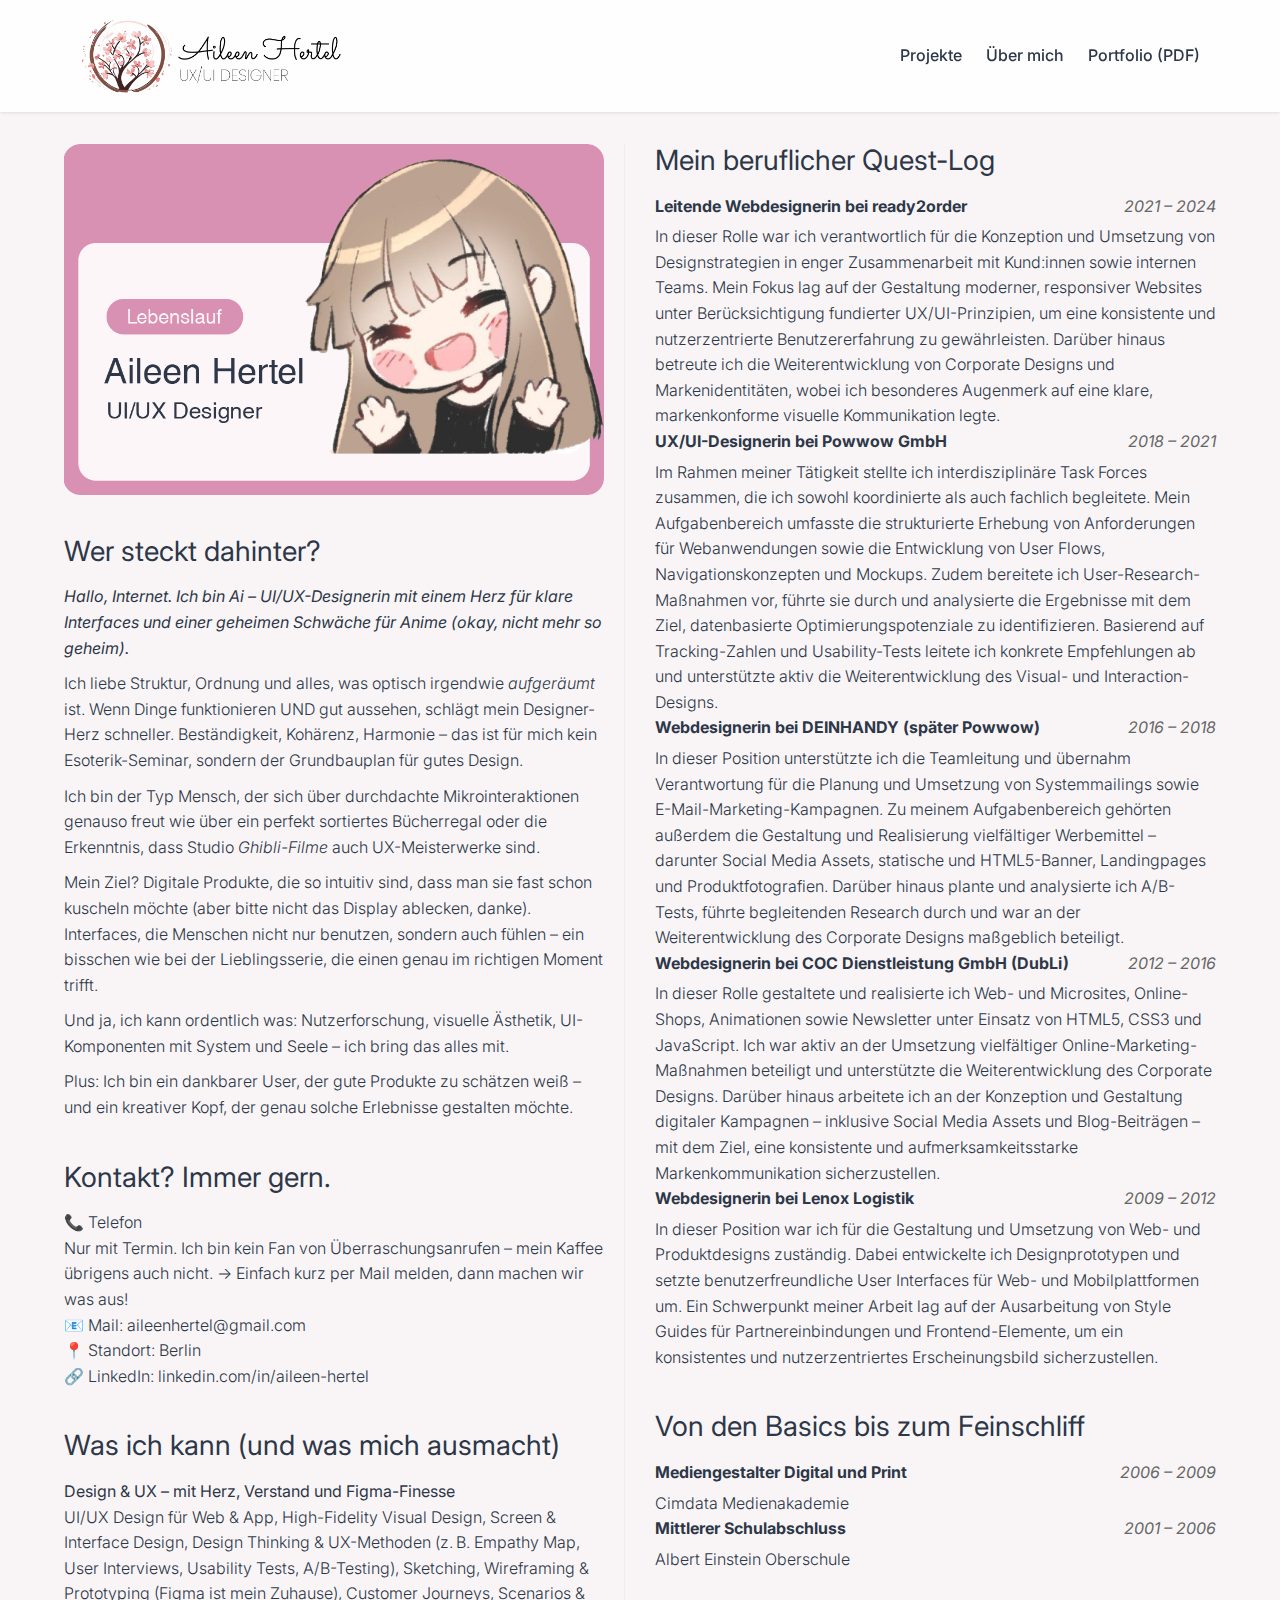
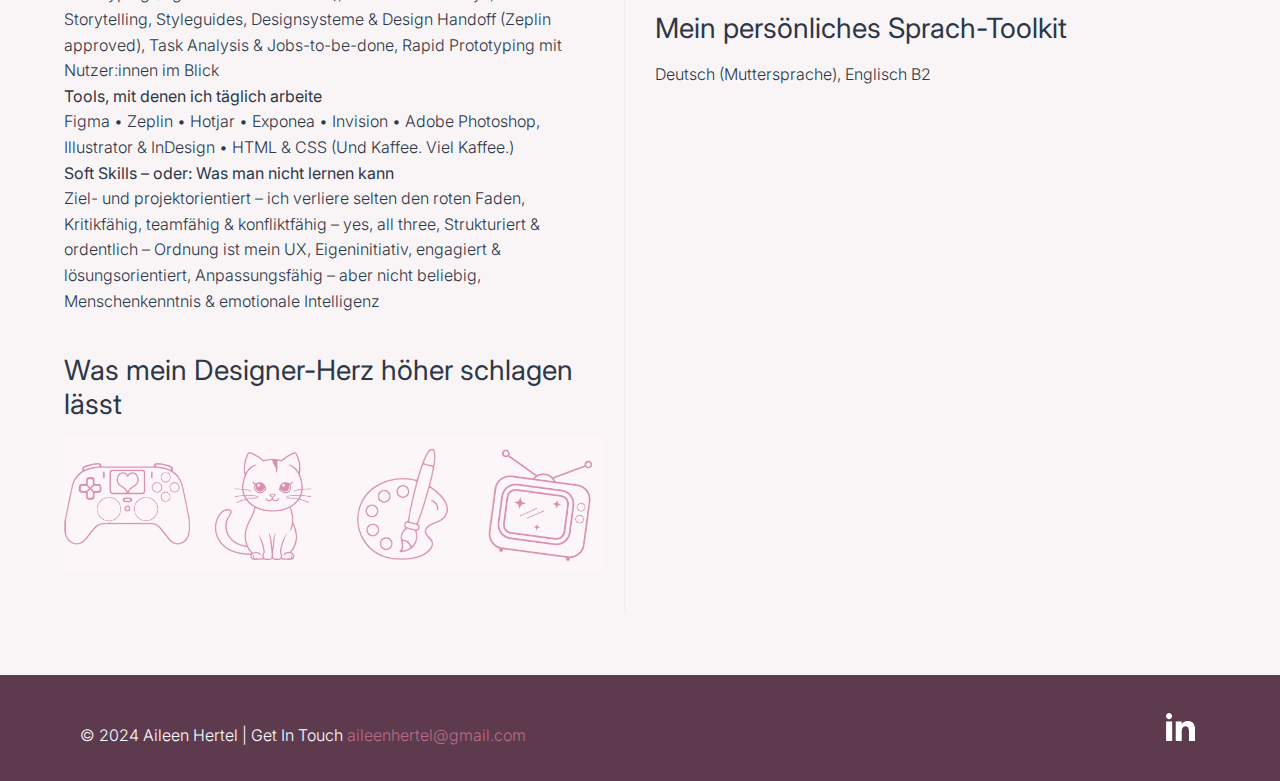
<file: resume.html>
<!DOCTYPE html>
<html lang="de">
    <head>
        <meta charset="UTF-8">
        <meta name="viewport" content="width=device-width, initial-scale=1.0">
        <meta name="robots" content="noindex, nofollow">
        <meta name="description" content="Portfolio von Aileen Hertel, UI/UX Designerin. Spezialisiert auf intuitive digitale Erlebnisse mit Fokus auf Nutzerfreundlichkeit.">
        <title>Aileen Hertel – Lebenslauf</title>
        
        <!-- Preload wichtige Ressourcen -->
        <link rel="preload" href="styles/main.css" as="style">
        <link rel="preload" href="https://fonts.googleapis.com/css2?family=Inter:wght@300;400;500;700&display=swap" as="style">
        
        <!-- CSS -->
        <link rel="stylesheet" href="styles/main.css">
        
        <!-- Fonts -->
        <link rel="preconnect" href="https://fonts.googleapis.com">
        <link rel="preconnect" href="https://fonts.gstatic.com" crossorigin>
        <link href="https://fonts.googleapis.com/css2?family=Inter:wght@300;400;500;700&display=swap" rel="stylesheet">
        
        <!-- Favicon -->
        <link rel="icon" href="assets/fav-ah-logo.png" type="image/png">
    </head>
<body>
    <header class="main-header">
        <nav aria-label="Hauptnavigation">
            <div class="nav-container">
                <a href="/" class="logo">
                    <img src="assets/ah-logo.png" alt="Aileen Hertel Logo - Zur Startseite" width="100" height="40">
                </a>
                <button class="mobile-menu-toggle" aria-expanded="false" aria-label="Menü öffnen/schließen">
                    <span class="toggle-line"></span>
                    <span class="toggle-line"></span>
                    <span class="toggle-line"></span>
                </button>
                <ul class="nav-links">
                    <li><a href="index.html#projects" class="nav-link">Projekte</a></li>
                    <li><a href="resume.html" class="nav-link">Über mich</a></li>
                    <li><a href="index.html#contact" class="nav-link">Portfolio (PDF)</a></li>
                </ul>
            </div>
        </nav>
    </header>
    
    <main>
        <section class="resume-grid">
          <!-- Linke Spalte -->
          <div class="left-column">
            <section id="Image">
                <article>
                    <img src="assets/resume-image.png">
                </article>
              </section>

            <section id="about-me">
              <article>
                <h3>Wer steckt dahinter?</h3>
                <p><em><strong>Hallo, Internet. Ich bin Ai – UI/UX-Designerin mit einem Herz für klare Interfaces und einer geheimen Schwäche für Anime (okay, nicht mehr so geheim).</strong></em></p>
                <p>Ich liebe Struktur, Ordnung und alles, was optisch irgendwie <em>aufgeräumt</em> ist. Wenn Dinge funktionieren UND gut aussehen, schlägt mein Designer-Herz schneller. Beständigkeit, Kohärenz, Harmonie – das ist für mich kein Esoterik-Seminar, sondern der Grundbauplan für gutes Design.</p>
                <p>Ich bin der Typ Mensch, der sich über durchdachte Mikrointeraktionen genauso freut wie über ein perfekt sortiertes Bücherregal oder die Erkenntnis, dass Studio <em>Ghibli-Filme</em> auch UX-Meisterwerke sind.</p>
                <p>Mein Ziel? Digitale Produkte, die so intuitiv sind, dass man sie fast schon kuscheln möchte (aber bitte nicht das Display ablecken, danke). Interfaces, die Menschen nicht nur benutzen, sondern auch fühlen – ein bisschen wie bei der Lieblingsserie, die einen genau im richtigen Moment trifft.</p>
                <p>Und ja, ich kann ordentlich was: Nutzerforschung, visuelle Ästhetik, UI-Komponenten mit System und Seele – ich bring das alles mit.</p>
                <p>Plus: Ich bin ein dankbarer User, der gute Produkte zu schätzen weiß – und ein kreativer Kopf, der genau solche Erlebnisse gestalten möchte.</p>
              </article>
            </section>
    
            <section id="contact">
              <article>
                <h3>Kontakt? Immer gern.</h3>
                <p>📞 Telefon</p>
                <p> Nur mit Termin. Ich bin kein Fan von Überraschungsanrufen – mein Kaffee übrigens auch nicht.
                  → Einfach kurz per Mail melden, dann machen wir was aus!</p>
                <p>📧 Mail: aileenhertel@gmail.com</p>
                <p>📍 Standort: Berlin</p>
                <p>🔗 LinkedIn: linkedin.com/in/aileen-hertel</p>
              </article>
            </section>

            <section id="skills">
                <article>
                  <h3>Was ich kann (und was mich ausmacht)</h3>
                  <p><strong>Design & UX – mit Herz, Verstand und Figma-Finesse</strong></p>
                  <p>UI/UX Design für Web & App, High-Fidelity Visual Design, Screen & Interface Design, Design Thinking & UX-Methoden (z. B. Empathy Map, User Interviews, Usability Tests, A/B-Testing), Sketching, Wireframing & Prototyping (Figma ist mein Zuhause), Customer Journeys, Scenarios & Storytelling, Styleguides, Designsysteme & Design Handoff (Zeplin approved), Task Analysis & Jobs-to-be-done, Rapid Prototyping mit Nutzer:innen im Blick</p>
                  <p><strong>Tools, mit denen ich täglich arbeite</strong></p>
                  <p>Figma • Zeplin • Hotjar • Exponea • Invision • Adobe Photoshop, Illustrator & InDesign • HTML & CSS (Und Kaffee. Viel Kaffee.)</p>
                  <p><strong>Soft Skills – oder: Was man nicht lernen kann</strong></p>
                  <p>Ziel- und projektorientiert – ich verliere selten den roten Faden, Kritikfähig, teamfähig & konfliktfähig – yes, all three, Strukturiert & ordentlich – Ordnung ist mein UX, Eigeninitiativ, engagiert & lösungsorientiert, Anpassungsfähig – aber nicht beliebig, Menschenkenntnis & emotionale Intelligenz</p>
                </article>
              </section>

              <section id="Things i like">
                <article>
                  <h3>Was mein Designer-Herz höher schlagen lässt</h3>
                  <img src="assets/resume-hobbies.png">
                </article>
              </section>
          </div>
    
          <!-- Rechte Spalte -->
          <div class="right-column">
            <section id="Employment">
                <article>
                  <h3>Mein beruflicher Quest-Log</h3>
                  <ul class="inline-list">
                    <li class="item-title">Leitende Webdesignerin bei ready2order</li>
                    <li class="item-date">2021 – 2024</li>
                  </ul>
                  <p>In dieser Rolle war ich verantwortlich für die Konzeption und Umsetzung von Designstrategien in enger Zusammenarbeit mit Kund:innen sowie internen Teams. Mein Fokus lag auf der Gestaltung moderner, responsiver Websites unter Berücksichtigung fundierter UX/UI-Prinzipien, um eine konsistente und nutzerzentrierte Benutzererfahrung zu gewährleisten.
                    Darüber hinaus betreute ich die Weiterentwicklung von Corporate Designs und Markenidentitäten, wobei ich besonderes Augenmerk auf eine klare, markenkonforme visuelle Kommunikation legte.
                    </p>
                    <ul class="inline-list">
                      <li class="item-title">UX/UI-Designerin bei Powwow GmbH</li>
                      <li class="item-date">2018 – 2021</li>
                    </ul>
                    <p>Im Rahmen meiner Tätigkeit stellte ich interdisziplinäre Task Forces zusammen, die ich sowohl koordinierte als auch fachlich begleitete. Mein Aufgabenbereich umfasste die strukturierte Erhebung von Anforderungen für Webanwendungen sowie die Entwicklung von User Flows, Navigationskonzepten und Mockups.
                      Zudem bereitete ich User-Research-Maßnahmen vor, führte sie durch und analysierte die Ergebnisse mit dem Ziel, datenbasierte Optimierungspotenziale zu identifizieren. Basierend auf Tracking-Zahlen und Usability-Tests leitete ich konkrete Empfehlungen ab und unterstützte aktiv die Weiterentwicklung des Visual- und Interaction-Designs.
                      </p>
                      <ul class="inline-list">
                        <li class="item-title">Webdesignerin bei DEINHANDY (später Powwow)</li>
                        <li class="item-date">2016 – 2018</li>
                      </ul>
                      <p>In dieser Position unterstützte ich die Teamleitung und übernahm Verantwortung für die Planung und Umsetzung von Systemmailings sowie E-Mail-Marketing-Kampagnen. Zu meinem Aufgabenbereich gehörten außerdem die Gestaltung und Realisierung vielfältiger Werbemittel – darunter Social Media Assets, statische und HTML5-Banner, Landingpages und Produktfotografien.
                        Darüber hinaus plante und analysierte ich A/B-Tests, führte begleitenden Research durch und war an der Weiterentwicklung des Corporate Designs maßgeblich beteiligt.
                        </p>
                        <ul class="inline-list">
                          <li class="item-title">Webdesignerin bei COC Dienstleistung GmbH (DubLi)</li>
                          <li class="item-date">2012 – 2016</li>
                        </ul>
                        <p>In dieser Rolle gestaltete und realisierte ich Web- und Microsites, Online-Shops, Animationen sowie Newsletter unter Einsatz von HTML5, CSS3 und JavaScript. Ich war aktiv an der Umsetzung vielfältiger Online-Marketing-Maßnahmen beteiligt und unterstützte die Weiterentwicklung des Corporate Designs.
                          Darüber hinaus arbeitete ich an der Konzeption und Gestaltung digitaler Kampagnen – inklusive Social Media Assets und Blog-Beiträgen – mit dem Ziel, eine konsistente und aufmerksamkeitsstarke Markenkommunikation sicherzustellen.
                          </p>
                          <ul class="inline-list">
                            <li class="item-title">Webdesignerin bei Lenox Logistik</li>
                            <li class="item-date">2009 – 2012</li>
                          </ul>
                          <p>In dieser Position war ich für die Gestaltung und Umsetzung von Web- und Produktdesigns zuständig. Dabei entwickelte ich Designprototypen und setzte benutzerfreundliche User Interfaces für Web- und Mobilplattformen um. Ein Schwerpunkt meiner Arbeit lag auf der Ausarbeitung von Style Guides für Partnereinbindungen und Frontend-Elemente, um ein konsistentes und nutzerzentriertes Erscheinungsbild sicherzustellen.
                            </p>
                </article>
              </section>

              <section id="Education">
                <article>
                  <h3>Von den Basics bis zum Feinschliff</h3>
                  <ul class="inline-list">
                    <li class="item-title">Mediengestalter Digital und Print</li>
                    <li class="item-date">2006 – 2009</li>
                  </ul>
                  <p>Cimdata Medienakademie</p>
                  <ul class="inline-list">
                    <li class="item-title">Mittlerer Schulabschluss</li>
                    <li class="item-date">2001 – 2006</li>
                  </ul>
                  <p>Albert Einstein Oberschule</p>
                </article>
              </section>

              <section id="Languages">
                <article>
                  <h3>Mein persönliches Sprach-Toolkit</h3>
                  <p>Deutsch (Muttersprache), Englisch B2</p>
                </article>
              </section>
    
          </div>
        </section>
      </main>
    
    <footer class="main-footer">
        <div class="footer-content">
            <p>&copy; <span id="current-year">2024</span> Aileen Hertel | Get In Touch <a href="mailto:aileenhertel@gmail.com">aileenhertel@gmail.com</a></p>
            <ul class="social-links" aria-label="Soziale Medien">
                <li>
                    <a href="https://www.linkedin.com/in/aileen-hertel/" aria-label="LinkedIn Profil" target="_blank" rel="noopener noreferrer">
                        <svg xmlns="http://www.w3.org/2000/svg" width="29" height="28" viewBox="0 0 29 28" fill="currentColor" aria-hidden="true">
                            <path d="M6.08605 3.11249C6.08564 3.93757 5.76465 4.72868 5.19369 5.3118C4.62273 5.89493 3.84856 6.22229 3.0415 6.22188C2.23444 6.22146 1.4606 5.89331 0.890205 5.3096C0.319813 4.7259 -0.000403149 3.93446 3.80928e-07 3.10938C0.000403911 2.28431 0.321394 1.4932 0.892357 0.910073C1.46332 0.326951 2.23748 -0.000412147 3.04454 3.8943e-07C3.8516 0.000412925 4.62545 0.328567 5.19584 0.912273C5.76623 1.49598 6.08645 2.28742 6.08605 3.11249ZM6.17734 8.52553H0.091291V28H6.17734V8.52553ZM15.7933 8.52553H9.73767V28H15.7324V17.7806C15.7324 12.0876 22.99 11.5587 22.99 17.7806V28H29V15.6651C29 6.06789 18.2581 6.42564 15.7324 11.1387L15.7933 8.52553Z"></path>
                        </svg>
                    </a>
                </li>
                <!-- Weitere Social Media Links können hier hinzugefügt werden -->
            </ul>
        </div>
    </footer>
</body>
</html>
</file>
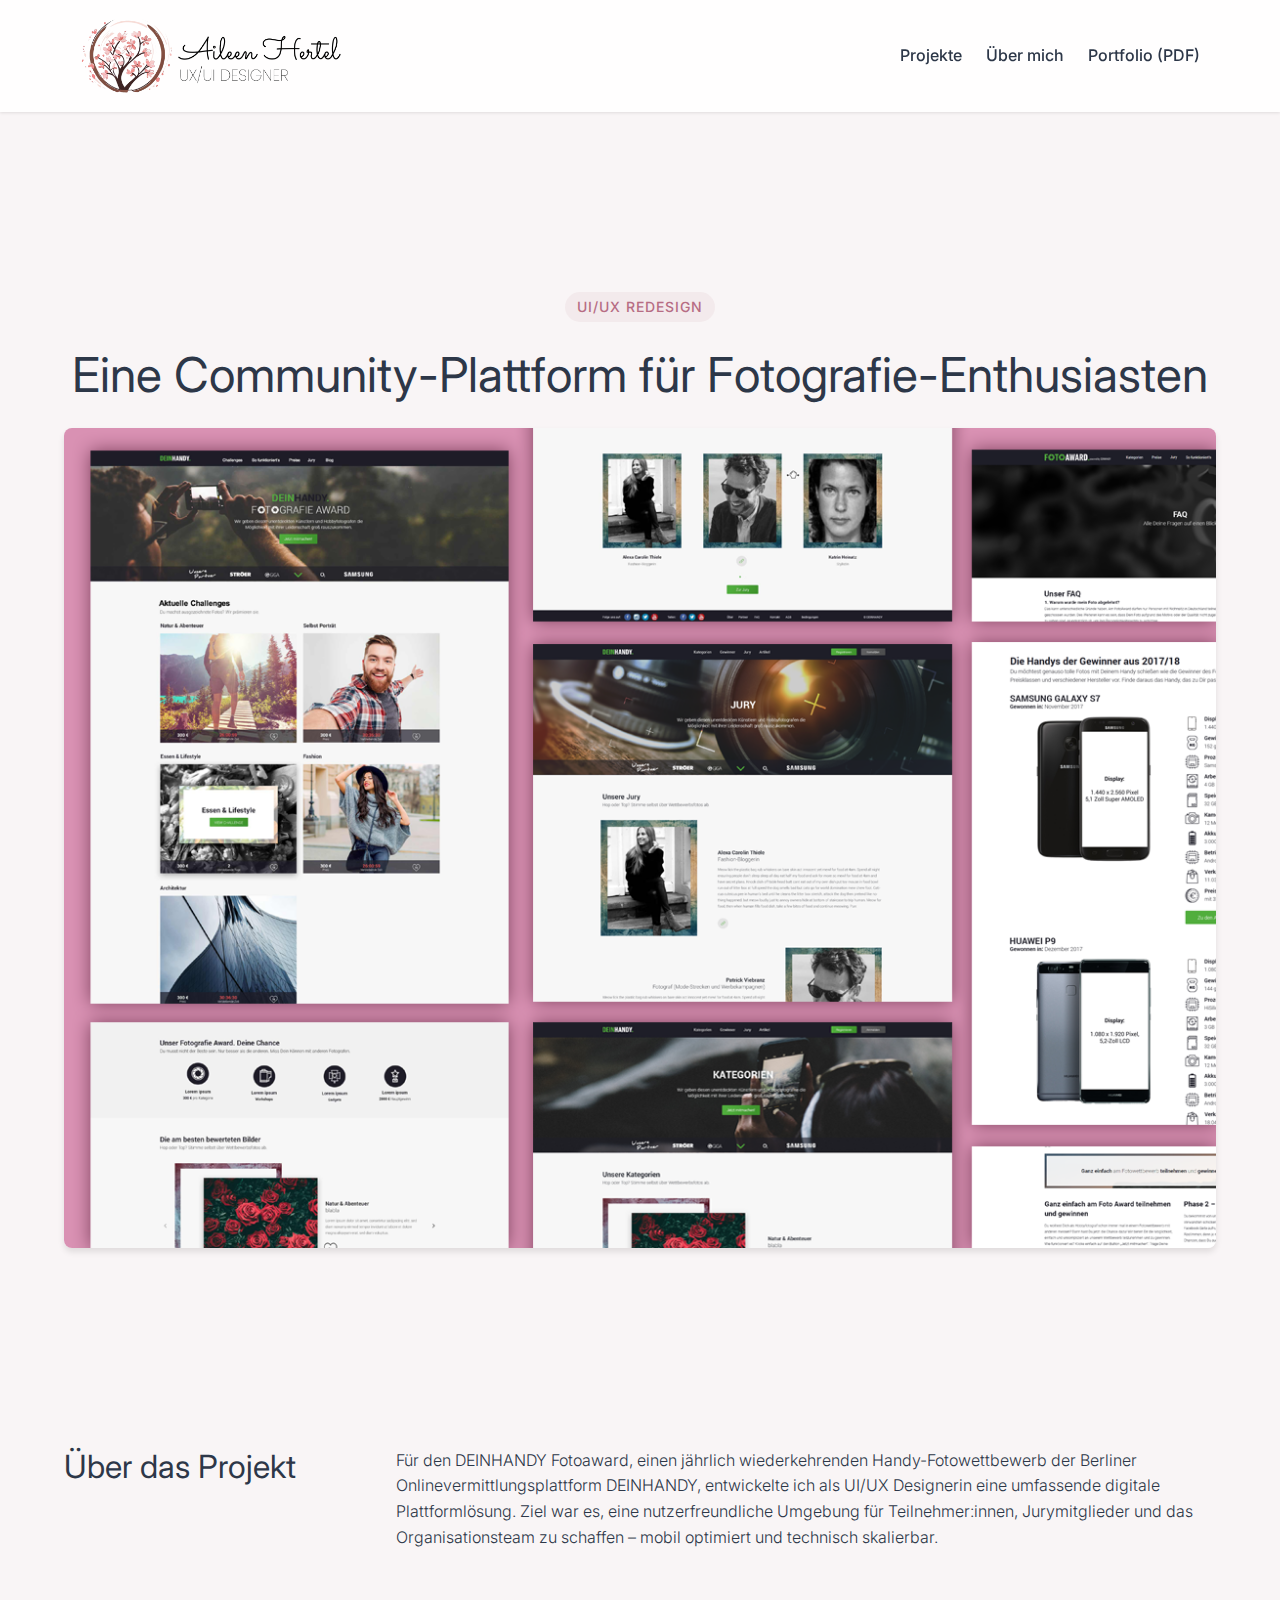
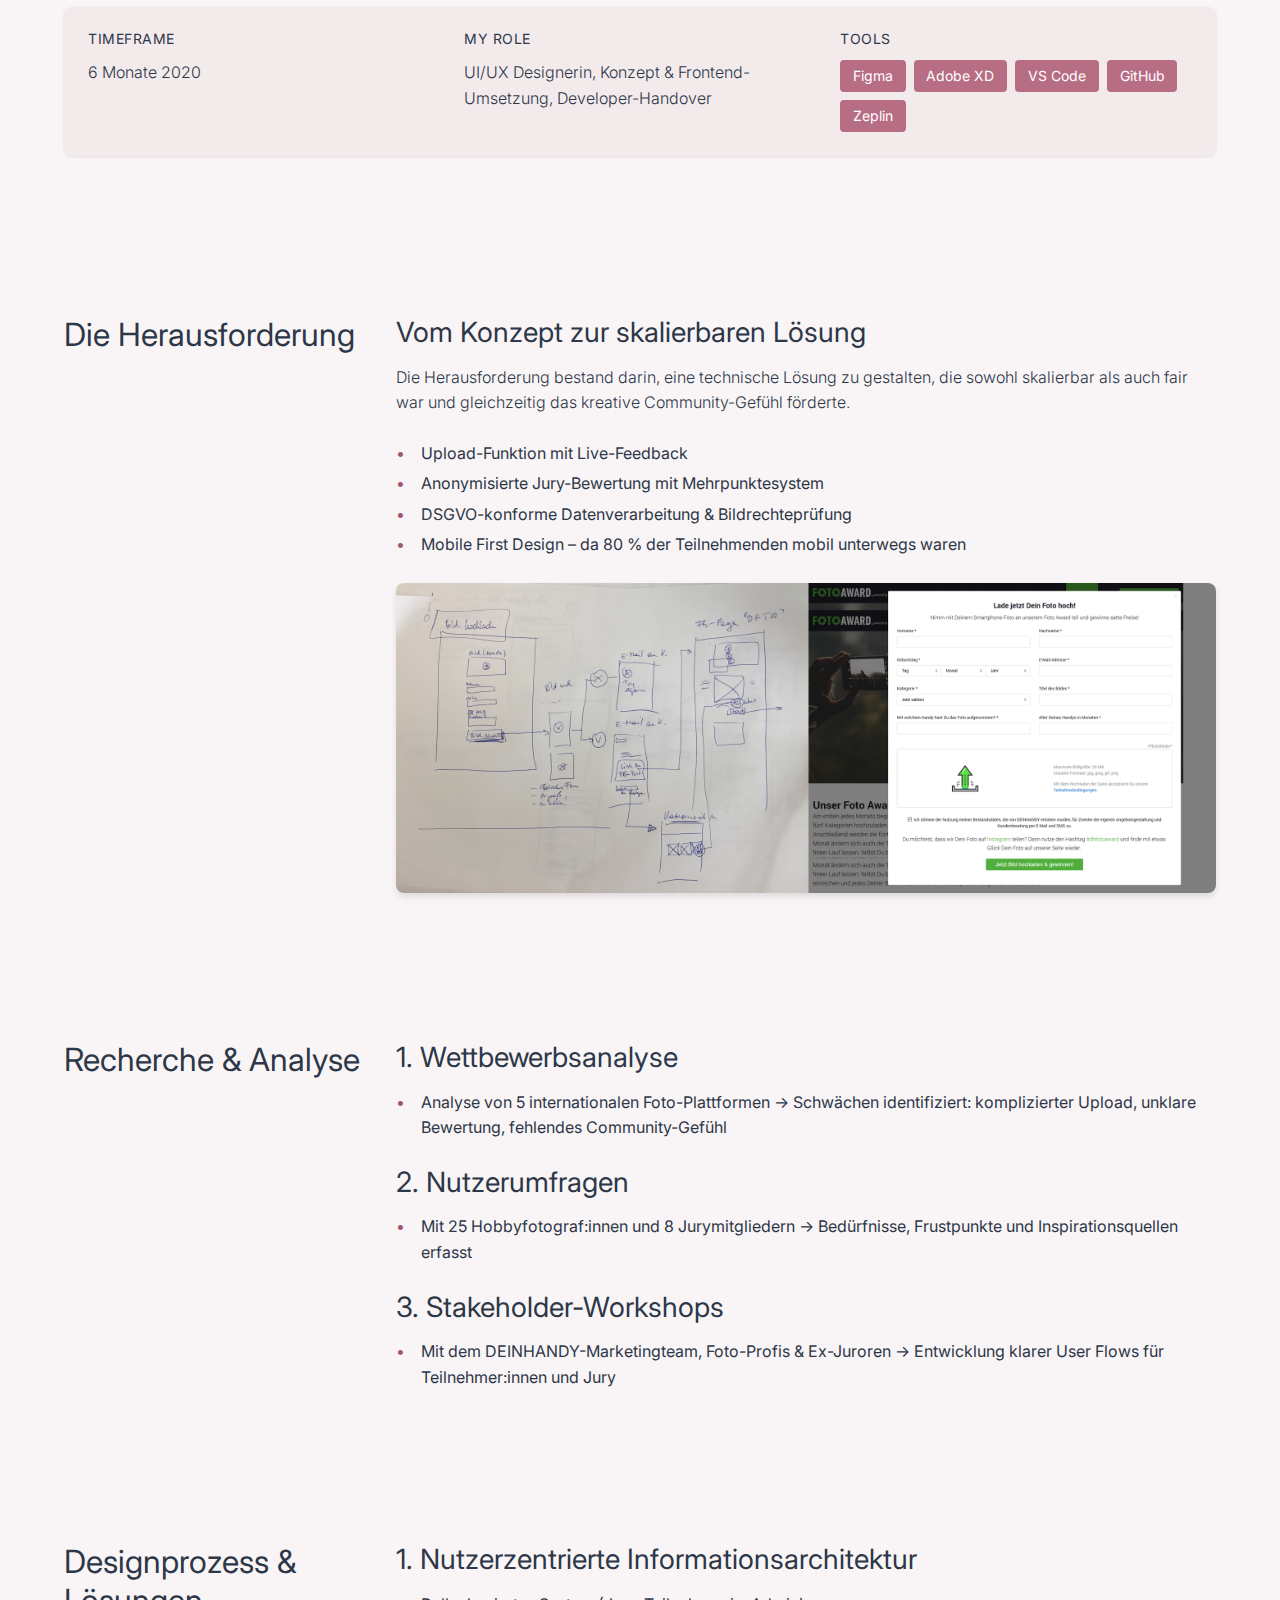
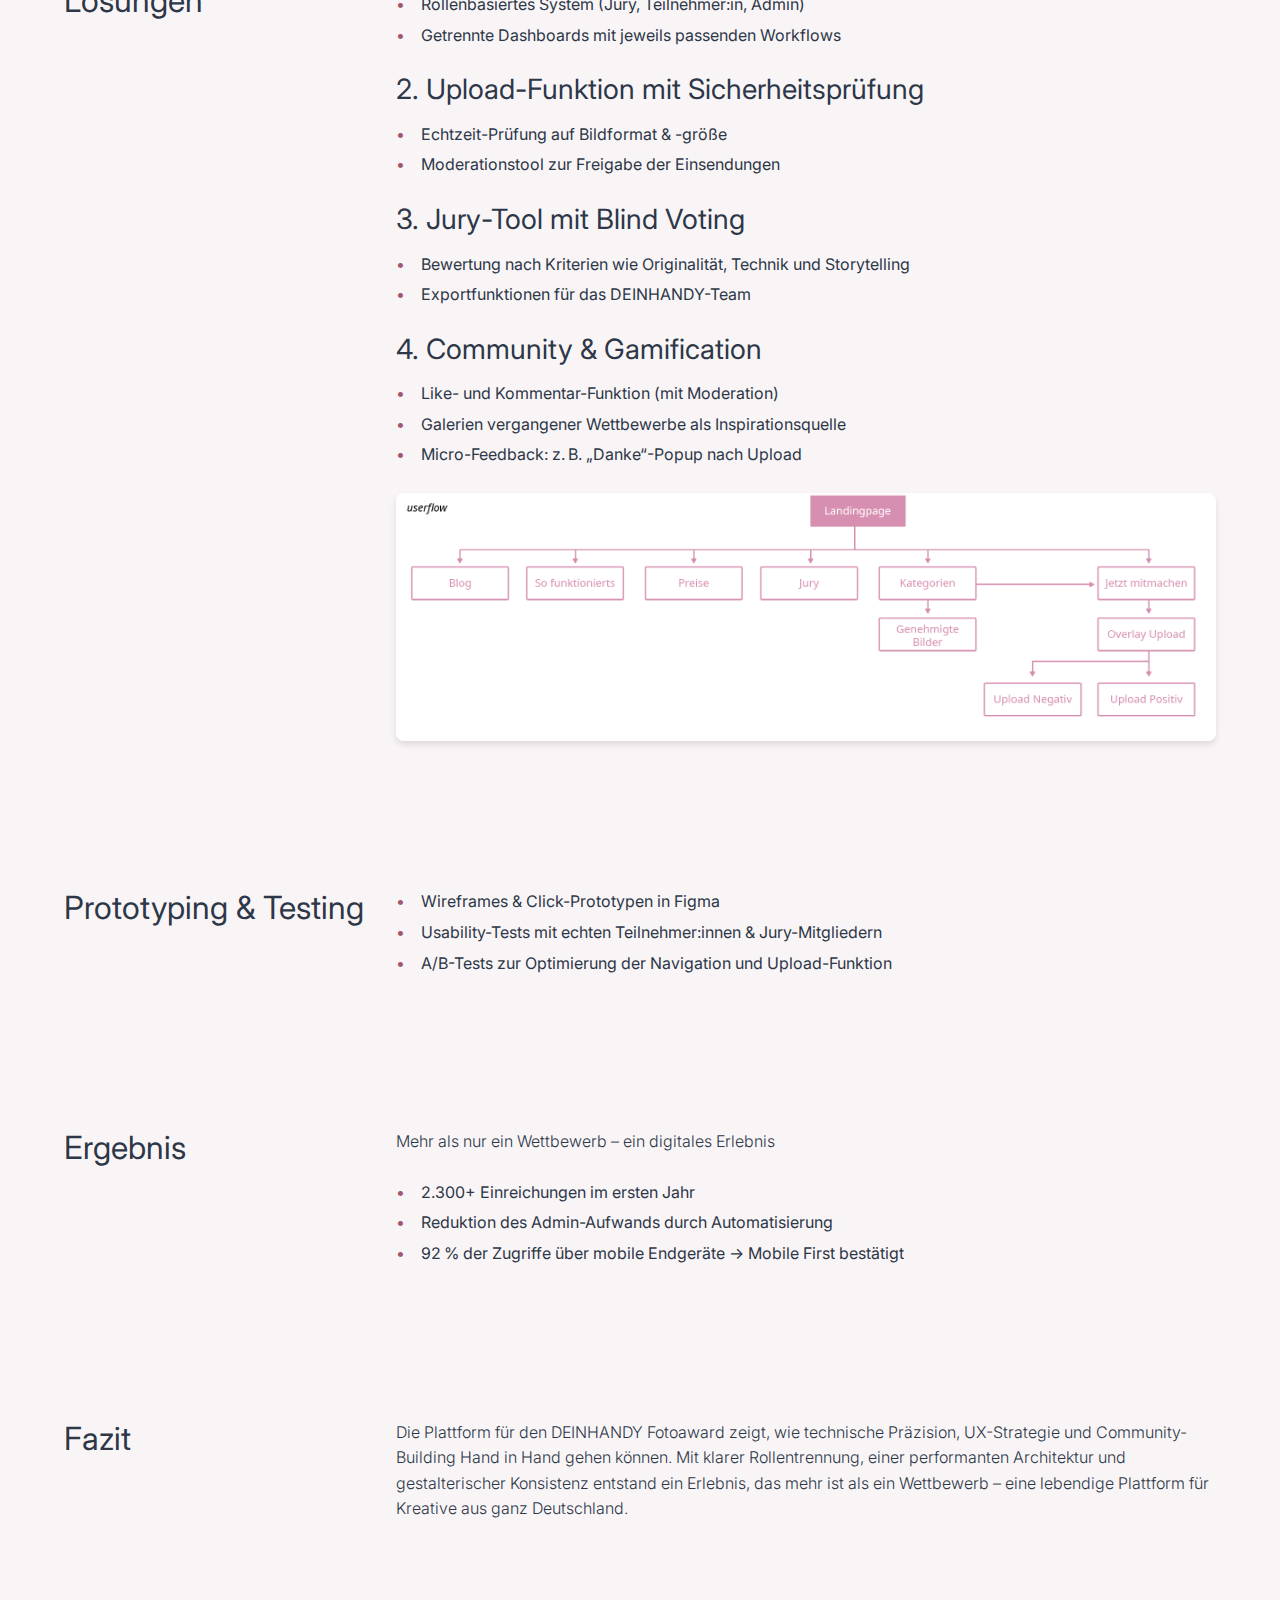
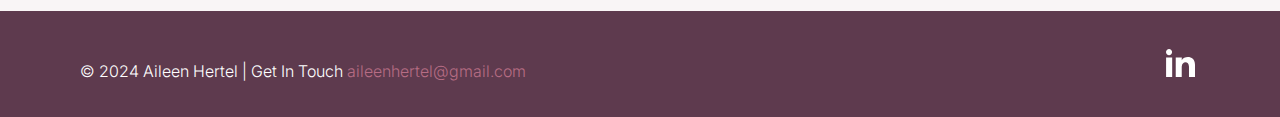
<file: projekte/projekt-dh-fotoaward.html>
<!DOCTYPE html>
<html lang="de">
<head>
    <meta charset="UTF-8">
    <meta name="viewport" content="width=device-width, initial-scale=1.0">
    <title>Case Study:  DEINHANDY Fotoaward</title>

    <!-- Preload wichtige Ressourcen -->
    <link rel="preload" href="../styles/main.css" as="style">
    <link rel="preload" href="https://fonts.googleapis.com/css2?family=Inter:wght@300;400;500;700&display=swap" as="style">
    
    <!-- CSS -->
    <link rel="stylesheet" href="../styles/main.css">
    
    <!-- Fonts -->
    <link rel="preconnect" href="https://fonts.googleapis.com">
    <link rel="preconnect" href="https://fonts.gstatic.com" crossorigin>
    <link href="https://fonts.googleapis.com/css2?family=Inter:wght@300;400;500;700&display=swap" rel="stylesheet">
    
    <!-- Favicon -->
    <link rel="icon" href="../assets/fav-ah-logo.png" type="image/png">
</head>
<body>
    <header class="main-header">
        <nav aria-label="Hauptnavigation">
            <div class="nav-container">
                <a href="../index.html" class="logo">
                    <img src="../assets/ah-logo.png" alt="Aileen Hertel Logo - Zur Startseite" width="100" height="40">
                </a>
                <button class="mobile-menu-toggle" aria-expanded="false" aria-label="Menü öffnen/schließen">
                    <span class="toggle-line"></span>
                    <span class="toggle-line"></span>
                    <span class="toggle-line"></span>
                </button>
                <ul class="nav-links">
                    <li><a href="../index.html#projects" class="nav-link">Projekte</a></li>
                    <li><a href="../resume.html" class="nav-link">Über mich</a></li>
                    <li><a href="../index.html#contact" class="nav-link">Portfolio (PDF)</a></li>
                </ul>
            </div>
        </nav>
    </header>
    
    <main class="case-study">
        <!-- Hero Section -->
        <section class="project-intro">
            <div class="container">
                <span class="project-category project-meta">UI/UX Redesign</span>
                <h1 class="project-heading">Eine Community-Plattform für Fotografie-Enthusiasten</h1>
                <img src="../assets/dh-fotoaward-header.png" alt="Beschreibung des Bildes" class="projekt-bild">
            </div>
        </section>
        
        <!-- Einleitung -->
        <section class="project-overview">
            <div class="content-wrapper">
                <div class="overview-container">
                    <h2 class="overview-title">Über das Projekt</h2>
                    <div class="overview-content">
                        <p>Für den DEINHANDY Fotoaward, einen jährlich wiederkehrenden Handy-Fotowettbewerb der Berliner Onlinevermittlungsplattform DEINHANDY, entwickelte ich als UI/UX Designerin eine umfassende digitale Plattformlösung. Ziel war es, eine nutzerfreundliche Umgebung für Teilnehmer:innen, Jurymitglieder und das Organisationsteam zu schaffen – mobil optimiert und technisch skalierbar.</p>
                    </div>
                </div>
                <div class="project-details">
                    <div class="detail-item">
                        <h3>Timeframe</h3>
                        <p>6 Monate 2020</p>
                    </div>
                    <div class="detail-item">
                        <h3>My Role</h3>
                        <p>UI/UX Designerin, Konzept & Frontend-Umsetzung, Developer-Handover</p>
                    </div>
                    <div class="detail-item">
                        <h3>Tools</h3>
                        <ul class="tools-used">
                            <li>Figma</li>
                            <li>Adobe XD</li>
                            <li>VS Code</li>
                            <li>GitHub</li>
                            <li>Zeplin</li>
                        </ul>
                    </div>
                </div>
            </div>
        </section>
        
        <!-- Herausforderung -->
        <section class="project-overview">
            <div class="content-wrapper">
                <div class="overview-container">
                    <h2 class="overview-title">Die Herausforderung</h2>
                    <div class="overview-content">
                        <h3>Vom Konzept zur skalierbaren Lösung</h3>
                        <p>Die Herausforderung bestand darin, eine technische Lösung zu gestalten, die sowohl skalierbar als auch fair war und gleichzeitig das kreative Community-Gefühl förderte.</p>
                        <ul class="custom-bullets">
                            <li>Upload-Funktion mit Live-Feedback</li>
                            <li>Anonymisierte Jury-Bewertung mit Mehrpunktesystem</li>
                            <li>DSGVO-konforme Datenverarbeitung & Bildrechteprüfung</li>
                            <li>Mobile First Design – da 80 % der Teilnehmenden mobil unterwegs waren</li>
                        </ul>
                        <img src="../assets/dh-fotoaward-skizze.png" alt="Beschreibung des Bildes" class="projekt-bild">
                    </div>
                </div>
            </div>
        </section>
        
        <!-- Lösung -->
        <section class="project-overview">
            <div class="content-wrapper">
                <div class="overview-container">
                    <h2>Recherche & Analyse</h2>
                    <div class="overview-content">
                        <h3>1. Wettbewerbsanalyse</h3>
                        <ul class="custom-bullets">
                            <li>Analyse von 5 internationalen Foto-Plattformen
                                → Schwächen identifiziert: komplizierter Upload, unklare Bewertung, fehlendes Community-Gefühl</li>
                        </ul>
                        <h3>2. Nutzerumfragen</h3>
                        <ul class="custom-bullets">
                            <li>Mit 25 Hobbyfotograf:innen und 8 Jurymitgliedern
                                → Bedürfnisse, Frustpunkte und Inspirationsquellen erfasst</li>
                        </ul>
                        <h3>3. Stakeholder-Workshops</h3>
                        <ul class="custom-bullets">
                            <li>Mit dem DEINHANDY-Marketingteam, Foto-Profis & Ex-Juroren
                                → Entwicklung klarer User Flows für Teilnehmer:innen und Jury</li>
                        </ul>
                    </div>
                </div>
            </div>
        </section>

        <!-- Designprozess -->
        <section class="project-overview">
            <div class="content-wrapper">
                <div class="overview-container">
                    <h2>Designprozess & Lösungen</h2>
                    <div class="overview-content">
                        <h3>1. Nutzerzentrierte Informationsarchitektur</h3>
                        <ul class="custom-bullets">
                            <li>Rollenbasiertes System (Jury, Teilnehmer:in, Admin)</li>
                            <li>Getrennte Dashboards mit jeweils passenden Workflows</li>
                        </ul>
                        <h3>2. Upload-Funktion mit Sicherheitsprüfung</h3>
                        <ul class="custom-bullets">
                            <li>Echtzeit-Prüfung auf Bildformat & -größe</li>
                            <li>Moderationstool zur Freigabe der Einsendungen</li>
                        </ul>
                        <h3>3. Jury-Tool mit Blind Voting</h3>
                        <ul class="custom-bullets">
                            <li>Bewertung nach Kriterien wie Originalität, Technik und Storytelling</li>
                            <li>Exportfunktionen für das DEINHANDY-Team</li>
                        </ul>
                        <h3>4. Community & Gamification</h3>
                        <ul class="custom-bullets">
                            <li>Like- und Kommentar-Funktion (mit Moderation)</li>
                            <li>Galerien vergangener Wettbewerbe als Inspirationsquelle</li>
                            <li>Micro-Feedback: z. B. „Danke“-Popup nach Upload</li>
                        </ul>
                        <img src="../assets/dh-fotoaward-user-flow.png" alt="Beschreibung des Bildes" class="projekt-bild">
                    </div>
                </div>
            </div>
        </section>

        <!-- Prototyping -->
        <section class="project-overview">
            <div class="content-wrapper">
                <div class="overview-container">
                    <h2>Prototyping & Testing</h2>
                    <div class="overview-content">
                        <ul class="custom-bullets">
                            <li>Wireframes & Click-Prototypen in Figma</li>
                            <li>Usability-Tests mit echten Teilnehmer:innen & Jury-Mitgliedern</li>
                            <li>A/B-Tests zur Optimierung der Navigation und Upload-Funktion</li>
                        </ul>
                    </div>
                </div>
            </div>
        </section>
        
        <!-- Ergebnisse -->
        <section class="project-overview">
            <div class="content-wrapper">
                <div class="overview-container">
                    <h2>Ergebnis</h2>
                    <div class="overview-content">
                        <p>Mehr als nur ein Wettbewerb – ein digitales Erlebnis</p>
                        <ul class="custom-bullets">
                            <li>2.300+ Einreichungen im ersten Jahr</li>
                            <li>Reduktion des Admin-Aufwands durch Automatisierung</li>
                            <li>92 % der Zugriffe über mobile Endgeräte → Mobile First bestätigt</li>
                        </ul>
                    </div>
                </div>
            </div>
        </section>
        
        <!-- Fazit -->
        <section class="project-overview">
            <div class="content-wrapper">
                <div class="overview-container">
                    <h2>Fazit</h2>
                    <div class="overview-content">
                        <p>Die Plattform für den DEINHANDY Fotoaward zeigt, wie technische Präzision, UX-Strategie und Community-Building Hand in Hand gehen können. Mit klarer Rollentrennung, einer performanten Architektur und gestalterischer Konsistenz entstand ein Erlebnis, das mehr ist als ein Wettbewerb – eine lebendige Plattform für Kreative aus ganz Deutschland.</p>
                    </div>
                </div>
            </div>
        </section>
    </main>
    
    <footer class="main-footer">
        <div class="footer-content">
            <p>&copy; <span id="current-year">2024</span> Aileen Hertel | Get In Touch <a href="mailto:aileenhertel@gmail.com">aileenhertel@gmail.com</a></p>
            <ul class="social-links" aria-label="Soziale Medien">
                <li>
                    <a href="https://www.linkedin.com/in/aileen-hertel/" aria-label="LinkedIn Profil" target="_blank" rel="noopener noreferrer">
                        <svg xmlns="http://www.w3.org/2000/svg" width="29" height="28" viewBox="0 0 29 28" fill="currentColor" aria-hidden="true">
                            <path d="M6.08605 3.11249C6.08564 3.93757 5.76465 4.72868 5.19369 5.3118C4.62273 5.89493 3.84856 6.22229 3.0415 6.22188C2.23444 6.22146 1.4606 5.89331 0.890205 5.3096C0.319813 4.7259 -0.000403149 3.93446 3.80928e-07 3.10938C0.000403911 2.28431 0.321394 1.4932 0.892357 0.910073C1.46332 0.326951 2.23748 -0.000412147 3.04454 3.8943e-07C3.8516 0.000412925 4.62545 0.328567 5.19584 0.912273C5.76623 1.49598 6.08645 2.28742 6.08605 3.11249ZM6.17734 8.52553H0.091291V28H6.17734V8.52553ZM15.7933 8.52553H9.73767V28H15.7324V17.7806C15.7324 12.0876 22.99 11.5587 22.99 17.7806V28H29V15.6651C29 6.06789 18.2581 6.42564 15.7324 11.1387L15.7933 8.52553Z"></path>
                        </svg>
                    </a>
                </li>
            </ul>
        </div>
    </footer>

    <script>
        document.addEventListener("DOMContentLoaded", function() {
            document.querySelector(".project-category").classList.add("loaded");
        });
    </script>
</body>
</html>
</file>
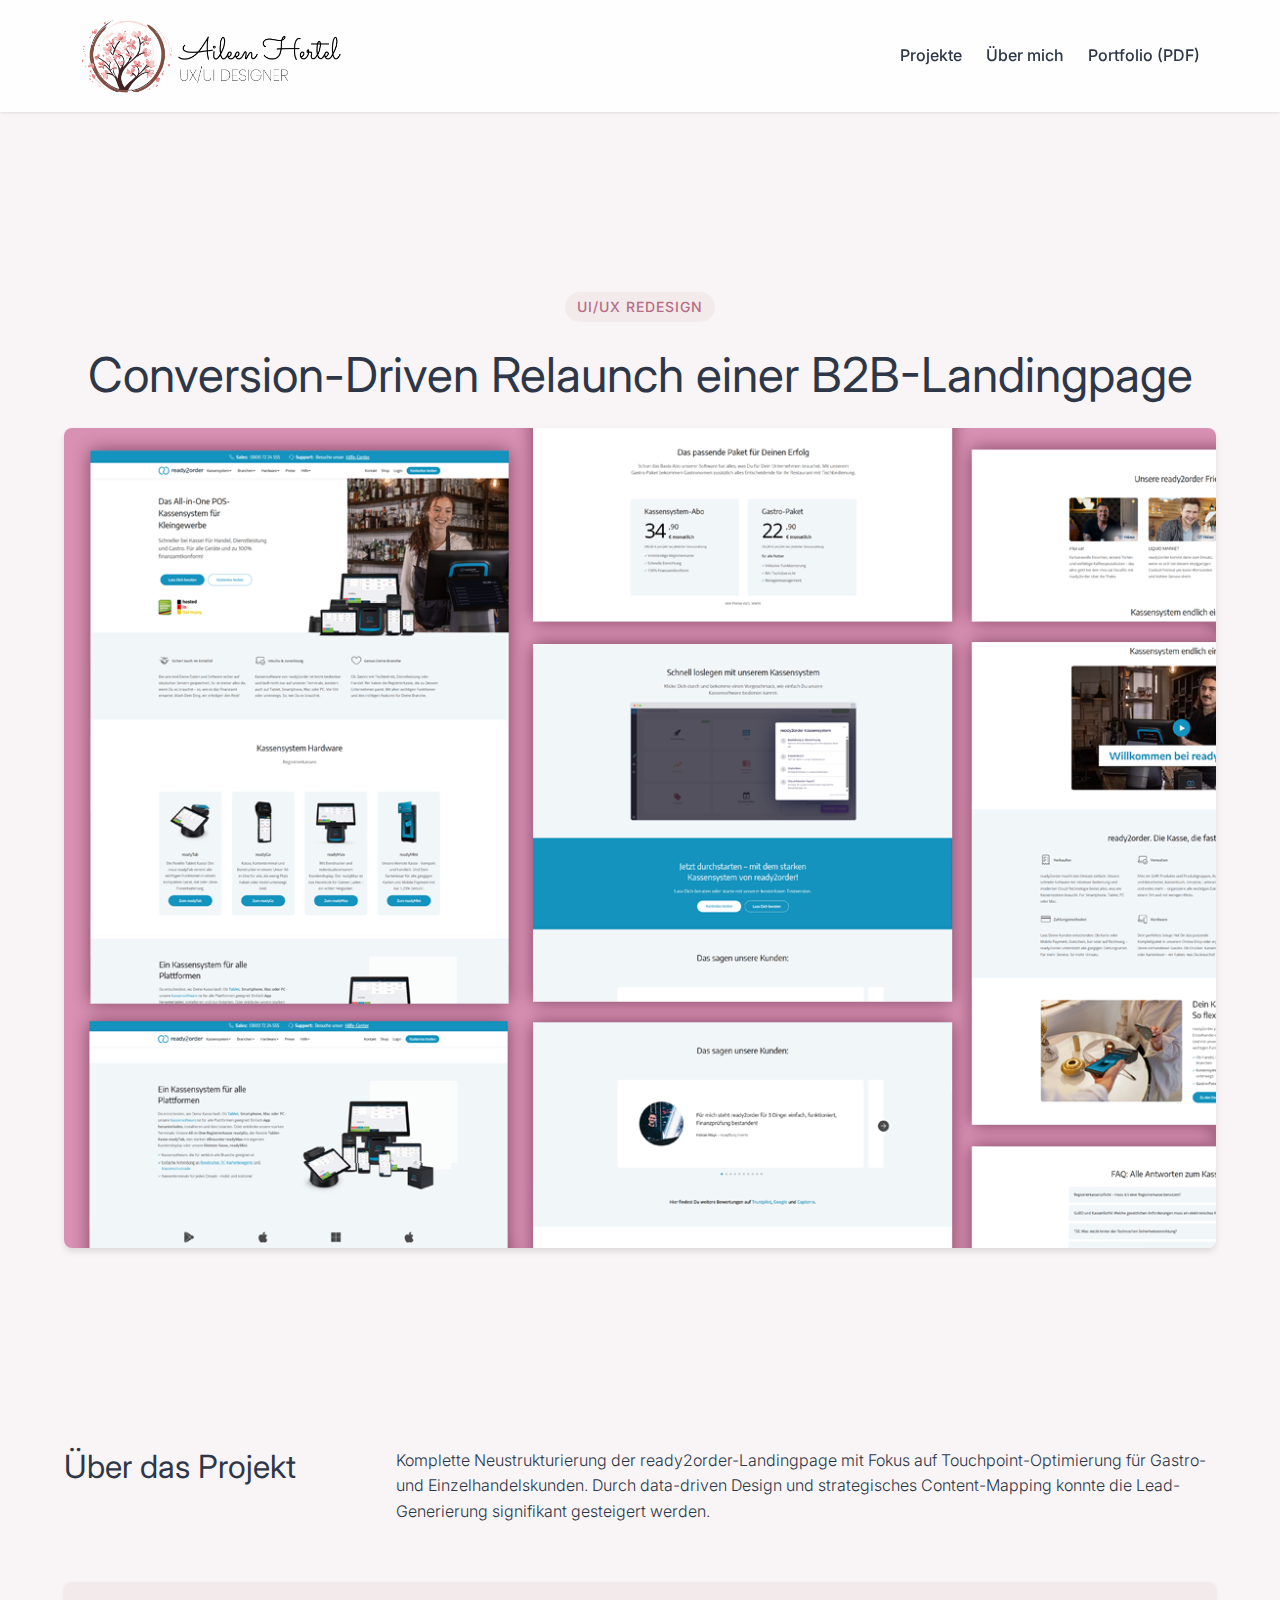
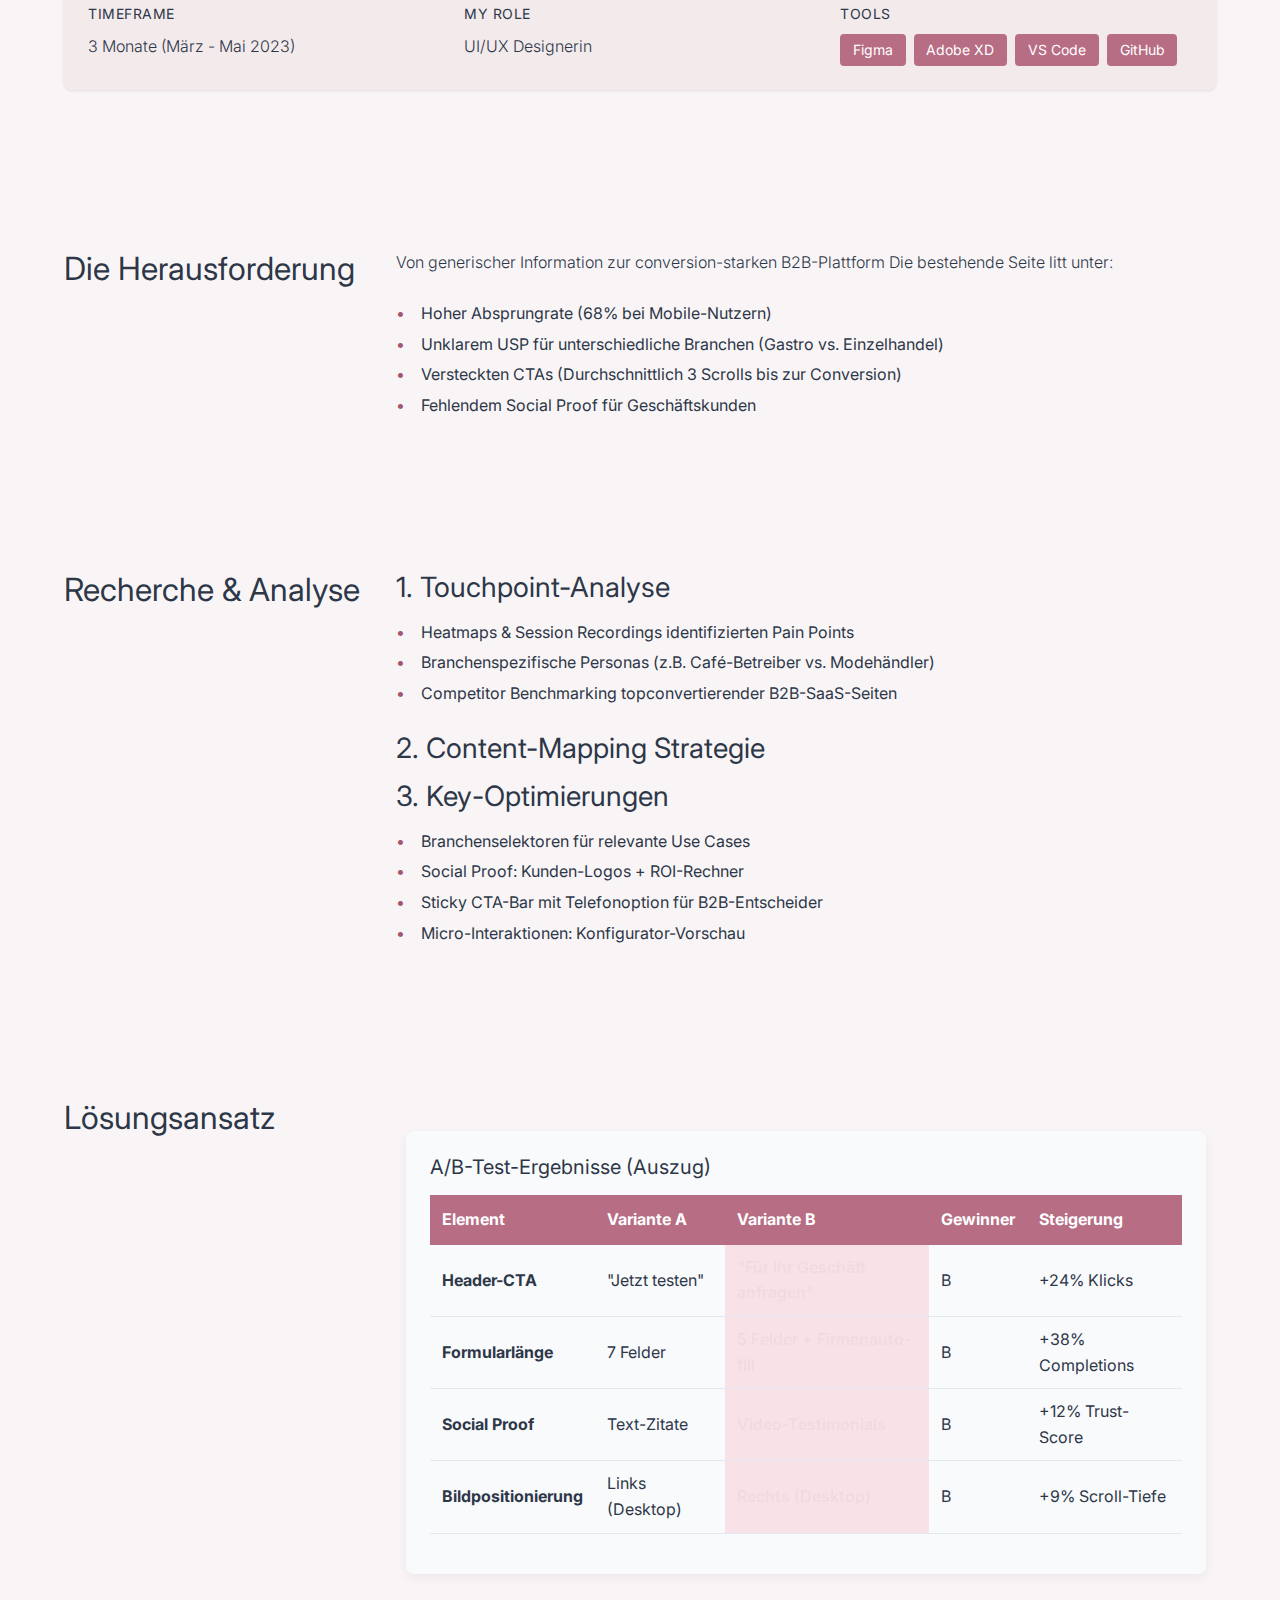
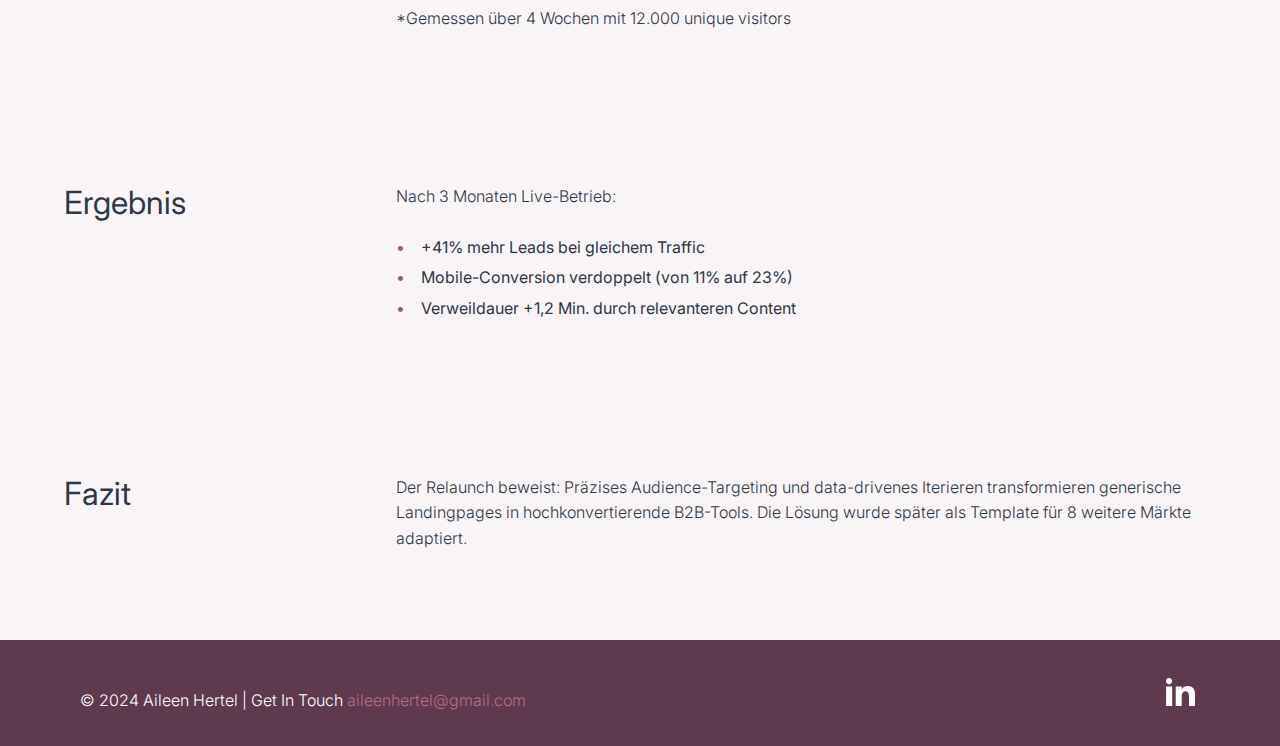
<file: projekte/projekt-ready2order-lp.html>
<!DOCTYPE html>
<html lang="de">
<head>
    <meta charset="UTF-8">
    <meta name="viewport" content="width=device-width, initial-scale=1.0">
    <title>Case Study: ready2order Landingpage</title>

    <!-- Preload wichtige Ressourcen -->
    <link rel="preload" href="../styles/main.css" as="style">
    <link rel="preload" href="https://fonts.googleapis.com/css2?family=Inter:wght@300;400;500;700&display=swap" as="style">
    
    <!-- CSS -->
    <link rel="stylesheet" href="../styles/main.css">
    
    <!-- Fonts -->
    <link rel="preconnect" href="https://fonts.googleapis.com">
    <link rel="preconnect" href="https://fonts.gstatic.com" crossorigin>
    <link href="https://fonts.googleapis.com/css2?family=Inter:wght@300;400;500;700&display=swap" rel="stylesheet">
    
    <!-- Favicon -->
    <link rel="icon" href="../assets/fav-ah-logo.png" type="image/png">
</head>
<body>
    <header class="main-header">
        <nav aria-label="Hauptnavigation">
            <div class="nav-container">
                <a href="../index.html" class="logo">
                    <img src="../assets/ah-logo.png" alt="Aileen Hertel Logo - Zur Startseite" width="100" height="40">
                </a>
                <button class="mobile-menu-toggle" aria-expanded="false" aria-label="Menü öffnen/schließen">
                    <span class="toggle-line"></span>
                    <span class="toggle-line"></span>
                    <span class="toggle-line"></span>
                </button>
                <ul class="nav-links">
                    <li><a href="../index.html#projects" class="nav-link">Projekte</a></li>
                    <li><a href="../resume.html" class="nav-link">Über mich</a></li>
                    <li><a href="../index.html#contact" class="nav-link">Portfolio (PDF)</a></li>
                </ul>
            </div>
        </nav>
    </header>
    
    <main class="case-study">
        <!-- Hero Section -->
        <section class="project-intro">
            <div class="container">
                <span class="project-category project-meta">UI/UX Redesign</span>
                <h1 class="project-heading">Conversion-Driven Relaunch einer B2B-Landingpage</h1>
                <img src="../assets/r2o-header.png" alt="Beschreibung des Bildes" class="projekt-bild">
            </div>
        </section>
        
        <!-- Einleitung -->
        <section class="project-overview">
            <div class="content-wrapper">
                <div class="overview-container">
                    <h2 class="overview-title">Über das Projekt</h2>
                    <div class="overview-content">
                        <p>Komplette Neustrukturierung der ready2order-Landingpage mit Fokus auf Touchpoint-Optimierung für Gastro- und Einzelhandelskunden. Durch data-driven Design und strategisches Content-Mapping konnte die Lead-Generierung signifikant gesteigert werden.</p>
                    </div>
                </div>
                <div class="project-details">
                    <div class="detail-item">
                        <h3>Timeframe</h3>
                        <p>3 Monate (März - Mai 2023)</p>
                    </div>
                    <div class="detail-item">
                        <h3>My Role</h3>
                        <p>UI/UX Designerin</p>
                    </div>
                    <div class="detail-item">
                        <h3>Tools</h3>
                        <ul class="tools-used">
                            <li>Figma</li>
                            <li>Adobe XD</li>
                            <li>VS Code</li>
                            <li>GitHub</li>
                        </ul>
                    </div>
                </div>
            </div>
        </section>
        
        <!-- Herausforderung -->
        <section class="project-overview">
            <div class="content-wrapper">
                <div class="overview-container">
                    <h2 class="overview-title">Die Herausforderung</h2>
                    <div class="overview-content">
                        <p>Von generischer Information zur conversion-starken B2B-Plattform
                            Die bestehende Seite litt unter:</p>
                        <ul class="custom-bullets">
                            <li>Hoher Absprungrate (68% bei Mobile-Nutzern)</li>
                            <li>Unklarem USP für unterschiedliche Branchen (Gastro vs. Einzelhandel)</li>
                            <li>Versteckten CTAs (Durchschnittlich 3 Scrolls bis zur Conversion)</li>
                            <li>Fehlendem Social Proof für Geschäftskunden</li>
                        </ul>
                    </div>
                </div>
            </div>
        </section>
        
        <!-- Lösung -->
        <section class="project-overview">
            <div class="content-wrapper">
                <div class="overview-container">
                    <h2>Recherche & Analyse</h2>
                    <div class="overview-content">
                        <h3>1. Touchpoint-Analyse</h3>
                        <ul class="custom-bullets">
                            <li>Heatmaps & Session Recordings identifizierten Pain Points</li>
                            <li>Branchenspezifische Personas (z.B. Café-Betreiber vs. Modehändler)</li>
                            <li>Competitor Benchmarking topconvertierender B2B-SaaS-Seiten</li>
                        </ul>
                        <h3>2. Content-Mapping Strategie</h3>
                        <h3>3. Key-Optimierungen</h3>
                        <ul class="custom-bullets">
                            <li>Branchenselektoren für relevante Use Cases</li>
                            <li>Social Proof: Kunden-Logos + ROI-Rechner</li>
                            <li>Sticky CTA-Bar mit Telefonoption für B2B-Entscheider</li>
                            <li>Micro-Interaktionen: Konfigurator-Vorschau</li>
                        </ul>
                    </div>
                </div>
            </div>
        </section>

        <!-- Prototyping -->
        <section class="project-overview">
            <div class="content-wrapper">
                <div class="overview-container">
                    <h2>Lösungsansatz</h2>
                    <div class="overview-content">
                    <div class="ab-test-results">
                        <h3>A/B-Test-Ergebnisse (Auszug)</h3>
                        <table>
                          <thead>
                            <tr>
                              <th>Element</th>
                              <th>Variante A</th>
                              <th>Variante B</th>
                              <th>Gewinner</th>
                              <th>Steigerung</th>
                            </tr>
                          </thead>
                          <tbody>
                            <tr>
                              <td><strong>Header-CTA</strong></td>
                              <td>"Jetzt testen"</td>
                              <td class="winner">"Für Ihr Geschäft anfragen"</td>
                              <td>B</td>
                              <td>+24% Klicks</td>
                            </tr>
                            <tr>
                              <td><strong>Formularlänge</strong></td>
                              <td>7 Felder</td>
                              <td class="winner">5 Felder + Firmenauto-fill</td>
                              <td>B</td>
                              <td>+38% Completions</td>
                            </tr>
                            <tr>
                              <td><strong>Social Proof</strong></td>
                              <td>Text-Zitate</td>
                              <td class="winner">Video-Testimonials</td>
                              <td>B</td>
                              <td>+12% Trust-Score</td>
                            </tr>
                            <tr>
                              <td><strong>Bildpositionierung</strong></td>
                              <td>Links (Desktop)</td>
                              <td class="winner">Rechts (Desktop)</td>
                              <td>B</td>
                              <td>+9% Scroll-Tiefe</td>
                            </tr>
                          </tbody>
                        </table>
                    </div>
                        <p class="footnote">*Gemessen über 4 Wochen mit 12.000 unique visitors</p>
                      </div>
                </div>
            </div>
        </section>
        
        <!-- Ergebnisse -->
        <section class="project-overview">
            <div class="content-wrapper">
                <div class="overview-container">
                    <h2>Ergebnis</h2>
                    <div class="overview-content">
                        <p>Nach 3 Monaten Live-Betrieb:</p>
                        <ul class="custom-bullets">
                            <li>+41% mehr Leads bei gleichem Traffic</li>
                            <li>Mobile-Conversion verdoppelt (von 11% auf 23%)</li>
                            <li>Verweildauer +1,2 Min. durch relevanteren Content</li>
                        </ul>
                    </div>
                </div>
            </div>
        </section>
        
        <!-- Fazit -->
        <section class="project-overview">
            <div class="content-wrapper">
                <div class="overview-container">
                    <h2>Fazit</h2>
                    <div class="overview-content">
                        <p>Der Relaunch beweist: Präzises Audience-Targeting und data-drivenes Iterieren transformieren generische Landingpages in hochkonvertierende B2B-Tools. Die Lösung wurde später als Template für 8 weitere Märkte adaptiert.</p>
                    </div>
                </div>
            </div>
        </section>
    </main>
    
    <footer class="main-footer">
        <div class="footer-content">
            <p>&copy; <span id="current-year">2024</span> Aileen Hertel | Get In Touch <a href="mailto:aileenhertel@gmail.com">aileenhertel@gmail.com</a></p>
            <ul class="social-links" aria-label="Soziale Medien">
                <li>
                    <a href="https://www.linkedin.com/in/aileen-hertel/" aria-label="LinkedIn Profil" target="_blank" rel="noopener noreferrer">
                        <svg xmlns="http://www.w3.org/2000/svg" width="29" height="28" viewBox="0 0 29 28" fill="currentColor" aria-hidden="true">
                            <path d="M6.08605 3.11249C6.08564 3.93757 5.76465 4.72868 5.19369 5.3118C4.62273 5.89493 3.84856 6.22229 3.0415 6.22188C2.23444 6.22146 1.4606 5.89331 0.890205 5.3096C0.319813 4.7259 -0.000403149 3.93446 3.80928e-07 3.10938C0.000403911 2.28431 0.321394 1.4932 0.892357 0.910073C1.46332 0.326951 2.23748 -0.000412147 3.04454 3.8943e-07C3.8516 0.000412925 4.62545 0.328567 5.19584 0.912273C5.76623 1.49598 6.08645 2.28742 6.08605 3.11249ZM6.17734 8.52553H0.091291V28H6.17734V8.52553ZM15.7933 8.52553H9.73767V28H15.7324V17.7806C15.7324 12.0876 22.99 11.5587 22.99 17.7806V28H29V15.6651C29 6.06789 18.2581 6.42564 15.7324 11.1387L15.7933 8.52553Z"></path>
                        </svg>
                    </a>
                </li>
            </ul>
        </div>
    </footer>

    <script>
        document.addEventListener("DOMContentLoaded", function() {
            document.querySelector(".project-category").classList.add("loaded");
        });
    </script>
</body>
</html>
</file>
<file: styles/main.css>
/* ===== VARIABLEN ===== */
:root {
    /* Farben */
    --primary: #b76d84;
    --primary-hover: #a2576e;
    --primary-light: rgba(183, 109, 132, 0.08);
    --secondary: #f8e1e7;
    --text: #2d3748;
    --text-light: #718096;
    --white: #ffffff;
    --bg: #f9f5f6;
    --footer-bg: #5e3a4e;
    
    /* Effekte */
    --shadow-sm: 0 1px 3px rgba(0, 0, 0, 0.1);
    --shadow-md: 0 4px 6px rgba(0, 0, 0, 0.1);
    --shadow-lg: 0 10px 15px rgba(0, 0, 0, 0.1);
    --transition: all 0.3s ease;
    
    /* Layout */
    --border-radius: 8px;
    --max-width: 1200px;
}

/* ===== BASIS-STYLES ===== */
*,
*::before,
*::after {
    margin: 0;
    padding: 0;
    box-sizing: border-box;
}

html {
    scroll-behavior: smooth;
    font-size: 16px;
}

body {
    font-family: 'Inter', sans-serif;
    background-color: var(--bg);
    color: var(--text);
    line-height: 1.6;
    padding-top: 80px;
    -webkit-font-smoothing: antialiased;
    -moz-osx-font-smoothing: grayscale;
}

/* Typografie */
h1, h2, h3, h4 {
    line-height: 1.2;
    font-weight: 400;
    margin-bottom: 1rem;
}

h1 { font-size: clamp(2rem, 5vw, 3rem); }
h2 { font-size: clamp(1.75rem, 4vw, 2rem); }
h3 { font-size: clamp(1.5rem, 3vw, 1.75rem); }

p {
    font-weight: 300;
}

a {
    color: var(--primary);
    text-decoration: none;
    transition: var(--transition);
}

a:hover {
    color: var(--primary-hover);
}

img {
    max-width: 100%;
    height: auto;
    display: block;
}

/* ===== HELPER CLASSES ===== */
.sr-only {
    position: absolute;
    width: 1px;
    height: 1px;
    padding: 0;
    margin: -1px;
    overflow: hidden;
    clip: rect(0, 0, 0, 0);
    white-space: nowrap;
    border-width: 0;
}

.section-container {
    max-width: min(1200px, 90%);
    margin: 0 auto;
    padding: 0 1rem;
  }

.container {
    max-width: var(--max-width);
    margin: 0 auto;
    padding: 0 1.5rem;
}

.section {
    padding: 5rem 0;
}

/* ===== KOMPONENTEN ===== */
/* Navigation */
.main-header {
    position: fixed;
    top: 0;
    left: 0;
    width: 100%;
    z-index: 1000;
}

nav {
    background-color: rgba(255, 255, 255, 0.9);
    backdrop-filter: blur(8px);
    box-shadow: var(--shadow-sm);
    transition: var(--transition);
}

.nav-container {
    display: flex;
    justify-content: space-between;
    align-items: center;
    padding: 1rem 1.5rem;
    max-width: min(1200px, 90%);
    margin: 0 auto;
    padding: 1rem;
}

.logo img {
    height: 80px;
    width: auto;
    transition: var(--transition);
}

.nav-links {
    display: flex;
    gap: 1.5rem;
    list-style: none;
}

.nav-link {
    font-weight: 500;
    padding: 0.5rem 0;
    position: relative;
    color: var(--text);
}

.nav-link::after {
    content: '';
    position: absolute;
    bottom: 0;
    left: 0;
    width: 0;
    height: 2px;
    background-color: var(--primary);
    transition: var(--transition);
}

.nav-link:hover::after {
    width: 100%;
}

/* Mobile Navigation */
.mobile-menu-toggle {
    display: none;
    background: none;
    border: none;
    cursor: pointer;
    padding: 0.5rem;
    z-index: 1001;
}

.toggle-line {
    display: block;
    width: 24px;
    height: 2px;
    background-color: var(--text);
    margin: 5px 0;
    transition: var(--transition);
}

/* Buttons */
.cta-button {
    display: inline-block;
    background-color: var(--white);
    color: var(--primary);
    padding: 0.75rem 2rem;
    border-radius: 50px;
    font-weight: 500;
    transition: var(--transition);
    border: 2px solid transparent;
    box-shadow: var(--shadow-sm);
    margin: 1rem 0;
}

.cta-button:hover {
    background-color: transparent;
    color: var(--white);
    border-color: var(--white);
    transform: translateY(-2px);
    box-shadow: var(--shadow-md);
}

/* Hero Section */
.hero {
    position: relative;
    height: 80vh;
    min-height: 500px;
    display: flex;
    align-items: center;
    background: url('../assets/ah-sakurashero.png') center/cover no-repeat;
  }

.hero::before {
    content: "";
    position: absolute;
    top: 0;
    left: 0;
    width: 100%;
    height: 100%;
    background: rgba(0, 0, 0, 0.5);
}

.hero-content {
    max-width: 800px;
    margin: 0 auto;
    text-align: center;
    padding: 2rem;
    position: relative;
    z-index: 2;
  }

.hero h1 {
    color: var(--white);
    margin-bottom: 1.5rem;
    text-shadow: 0 2px 4px rgba(0, 0, 0, 0.3);
}

.subtitle {
    font-size: 1.25rem;
    opacity: 0.9;
    max-width: 600px;
    margin: 0 auto 2rem;
    color: var(--white);
}

/* Projekte */
.projects {
    padding: 5rem 0;
  }
  
.project-gallery {
    display: flex;
    flex-direction: column;
    gap: 3rem;
    margin-top: 3rem;
}

.project-gallery article {
    margin-bottom: 4rem;
  }

.project-gallery article:nth-child(odd) .project-content {
    flex-direction: row;
  }
  .project-gallery article:nth-child(even) .project-content {
    flex-direction: row-reverse;
}

.project-card {
    overflow: hidden;
    margin-bottom: 3rem;
}

.project-content {
    display: flex;
    align-items: center;
    gap: 2rem;
}

.project-text {
    flex: 1;
    padding: 2rem;
}

.project-category {
    display: inline-block;
    opacity: 0;
    font-size: 0.75rem;
    font-weight: 500;
    text-transform: uppercase;
    letter-spacing: 1px;
    color: var(--primary);
    margin-bottom: 0.5rem;
    padding: 0.25rem 0.75rem;
    background-color: var(--primary-light);
    border-radius: 50px;
    transform: translateY(-10px);
    transition: opacity 0.8s ease-out, transform 0.8s ease-out;
}

.project-category.loaded {
    opacity: 1;
    transform: translateY(0);
  }

.project-text h3 {
    font-weight: 400;
    margin-bottom: 0.75rem;
}

.project-text p {
    color: var(--text-light);
    margin-bottom: 1.5rem;
}

.project-link {
    display: inline-flex;
    align-items: center;
    gap: 0.5rem;
    font-weight: 500;
    transition: var(--transition);
}

.project-link:hover {
    transform: translateX(4px);
}

.project-image {
    flex: 1;
    height: 500px;
    border-radius: var(--border-radius);
    overflow: hidden;
    transition: var(--transition);
}

.project-image img {
    width: 100%;
    height: 100%;
    object-fit: cover;
    transition: var(--transition);
}

.project-card:hover .project-image {
    transform: scale(1.02);
    box-shadow: var(--shadow-md);
}

.project-card:hover .project-image img {
    transform: scale(1.05);
}

/* Projekt-Detailseiten */
.project-header-section {
    padding: 40px 0;
}

.project-header-container {
    padding: 2rem 0;
  }

.project-header-section,
.project-intro,
.project-overview,
.resume-grid {
  max-width: min(1200px, 90%);
  margin: 0 auto;
  padding: 0 1rem;
}

.project-intro {
    padding: 180px 0 80px;
    text-align: center;
}

.project-intro .container {
    padding: 2rem 0;
  }

.project-meta {
    font-size: 0.875rem;
    margin-bottom: 1.5rem;
    position: relative;
}

.project-meta:hover:after {
    width: 80px;
}

.project-overview, .resume-grid {
    padding: 4rem 0;
}

.overview-container {
    display: grid;
    grid-template-columns: 300px 1fr;
    gap: 2rem;
}

.overview-container h3 {
    margin-bottom: 15px;
  }
  
.overview-container p, 
.overview-container ul {
    margin-top: 0;
    margin-bottom: 25px;
  }
  
.overview-container img {
    margin: 20px 0;
}

ul.custom-bullets {
    list-style-type: none;
    padding-left: 0;
}
  
ul.custom-bullets li {
    position: relative;
    padding-left: 25px;
    margin-bottom: 5px;
}
  
ul.custom-bullets li:before {
    content: "•";
    position: absolute;
    left: 0;
    color: var(--primary-hover);
}

#skills ul.custom-bullets {
    margin: 10px 0 10px 0;
}

.project-details {
    display: flex;
    justify-content: space-between;
    margin: 2rem 0;
    padding: 1.5rem;
    background-color: var(--primary-light);
    border-radius: var(--border-radius);
    flex-wrap: wrap;
    gap: 1.5rem;
    box-shadow: var(--shadow-sm);
}

.projekt-bild {
    max-width: 100%;
    height: auto;
    margin: 1.5rem 0;
    border-radius: var(--border-radius);
    box-shadow: var(--shadow-md);
}

.detail-item {
    flex: 1;
    min-width: 200px;
}

.detail-item h3 {
    font-size: 0.875rem;
    color: var(--text);
    margin-bottom: 0.75rem;
    text-transform: uppercase;
    letter-spacing: 0.5px;
}

.tools-used {
    list-style-type: none;
    padding: 0;
    margin: 0;
    display: flex;
    flex-wrap: wrap;
    gap: 0.5rem;
}

.tools-used li {
    background: var(--primary);
    padding: 0.3rem 0.8rem;
    border-radius: 4px;
    font-size: 0.875rem;
    color: var(--white);
}

.employment-titel {
    font-size: 20px;
    font-weight: 800;
}

/* Kontakt */
.pink-bg {
    background-color: var(--primary);
    color: var(--white);
    text-align: center;
    padding: 5rem 0;
}

.pink-resume {
    padding: 4rem 0 1rem 0;
}

.contact h2 {
    color: var(--white);
}

.contact-options {
    display: flex;
    flex-direction: column;
    gap: 1rem;
    align-items: center;
    margin-top: 2rem;
}

.ab-test-results {
    font-family: 'Inter', sans-serif;
    max-width: 800px;
    margin: 2rem auto;
    background: #f9fafc;
    padding: 1.5rem;
    border-radius: 8px;
    box-shadow: 0 4px 12px rgba(0,0,0,0.05);
  }
  
  .ab-test-results h3 {
    color: #2d3748;
    margin-top: 0;
    font-size: 1.25rem;
  }
  
  .ab-test-results table {
    width: 100%;
    border-collapse: collapse;
    margin: 1rem 0;
  }
  
  .ab-test-results th {
    background: var(--primary);
    color: white;
    padding: 12px;
    text-align: left;
  }
  
  .ab-test-results td {
    padding: 10px 12px;
    border-bottom: 1px solid #e2e8f0;
  }
  
  .ab-test-results .winner {
    font-weight: 600;
    color: var(--primary-light);
    background-color: var(--secondary);
  }
  
  .ab-test-results .footnote {
    font-size: 0.8rem;
    color: #718096;
    text-align: right;
    margin-top: 0.5rem;
  }

  .ab-test-results tr:hover {
    background-color: #f0f5ff;
  }

  .resume-container {
    display: flex;
    flex-wrap: wrap;
    gap: 20px;
}
.sidebar {
    flex: 1;
    max-width: 300px;
}
.content {
    flex: 2;
}

/* Footer */
.main-footer {
    background-color: var(--footer-bg);
    color: var(--white);
    padding: 2rem 0;
}

.footer-content {
    max-width: min(1200px, 90%);
    margin: 0 auto;
    padding: 0 1rem;
    display: flex;
    justify-content: space-between;
    align-items: flex-end;
}

.social-links {
    display: flex;
    gap: 1.5rem;
    list-style: none;
}

.social-links a {
    display: inline-flex;
    align-items: center;
    justify-content: center;
    width: 40px;
    height: 40px;
    color: var(--white);
    transition: var(--transition);
}

.social-links a:hover {
    color: var(--secondary);
    transform: translateY(-2px);
}

.resume-grid {
    display: grid;
    grid-template-columns: 1fr 1fr;
    gap: 30px;
  }

  .left-column {
    border-right: 1px solid #eee;
    padding-right: 20px;
  }

.resume-grid  section {
    margin-bottom: 40px;
  }

.resume-grid  article {
    margin-bottom: 25px;
  }

#about-me p {
    margin-bottom: 10px;
}

  .skill-list {
    list-style-type: none;
    padding-left: 0;
  }

  .skill-list li {
    background: #f0f0ff;
    padding: 8px 12px;
    margin-bottom: 8px;
    border-radius: 4px;
  }

.inline-list {
    list-style: none;         
    padding: 0;              
    display: flex;      
    justify-content: space-between;               
    align-items: baseline;     
    margin: 0 0 5px 0;            
}

#Employment .custom-bullets {
    margin-bottom: 15px;
}
  
  .item-title {
    font-weight: bold;         
  }
  
  .item-date {
    color: #666;               
    font-style: italic;
  }

  .resume-download {
    text-align: center;
    margin: 40px 0;
  }
  
  .resume-download h2 {
    font-size: 2em;
    margin-bottom: 10px;
  }
  
  .resume-download p {
    font-size: 1.2em;
    margin-bottom: 20px;
  }
  
  .resume-download .btn {
    display: inline-block;
    padding: 10px 20px;
    font-size: 1.2em;
    color: #fff;
    background-color: #007bff;
    text-decoration: none;
    border-radius: 5px;
  }
  
  .resume-download .btn:hover {
    background-color: #0056b3;
  }

/* ===== MEDIA QUERIES ===== */
@media (max-width: 768px) {
    body {
        padding-top: 70px;
    }
    
    .mobile-menu-toggle {
        display: block;
    }
    
    .nav-links {
        position: fixed;
        top: 70px;
        left: 0;
        width: 100%;
        background-color: var(--white);
        flex-direction: column;
        align-items: center;
        padding: 2rem 0;
        box-shadow: var(--shadow-md);
        transform: translateY(-150%);
        opacity: 0;
        transition: var(--transition);
    }
    
    .nav-links.active {
        transform: translateY(0);
        opacity: 1;
    }
    
    .mobile-menu-toggle[aria-expanded="true"] .toggle-line:nth-child(1) {
        transform: rotate(45deg) translate(5px, 5px);
    }
    
    .mobile-menu-toggle[aria-expanded="true"] .toggle-line:nth-child(2) {
        opacity: 0;
    }
    
    .mobile-menu-toggle[aria-expanded="true"] .toggle-line:nth-child(3) {
        transform: rotate(-45deg) translate(5px, -5px);
    }
    
    .hero {
        height: 70vh;
        min-height: 400px;
    }
    
    .project-content {
        flex-direction: column !important;
    }
    
    .project-image {
        height: 300px;
        width: 100%;
        order: 1;
    }
    
    .project-text {
        order: 2;
        padding: 1.5rem;
    }
    
    .overview-container,
    .project-details {
        grid-template-columns: 1fr;
    }

    .resume-container {
        flex-direction: column;
    }
    .sidebar, .content {
        max-width: 100%;
    }
    
    .footer-content {
        flex-direction: column;
        gap: 1rem;
        text-align: center;
        align-items: center;
    }

    .ab-test-results table {
        display: block;
        overflow-x: auto;
      }
}

@media (max-width: 480px) {
    .nav-container {
        padding: 0.75rem 1rem;
    }
    
    .logo img {
        height: 40px;
    }
    
    .hero {
        height: 60vh;
        min-height: 300px;
    }
    
    .subtitle {
        font-size: 1rem;
    }
    
    .btn {
        padding: 0.5rem 1.5rem;
        font-size: 0.875rem;
    }
    
    .project-intro {
        padding: 120px 0 60px;
    }
}
</file>
